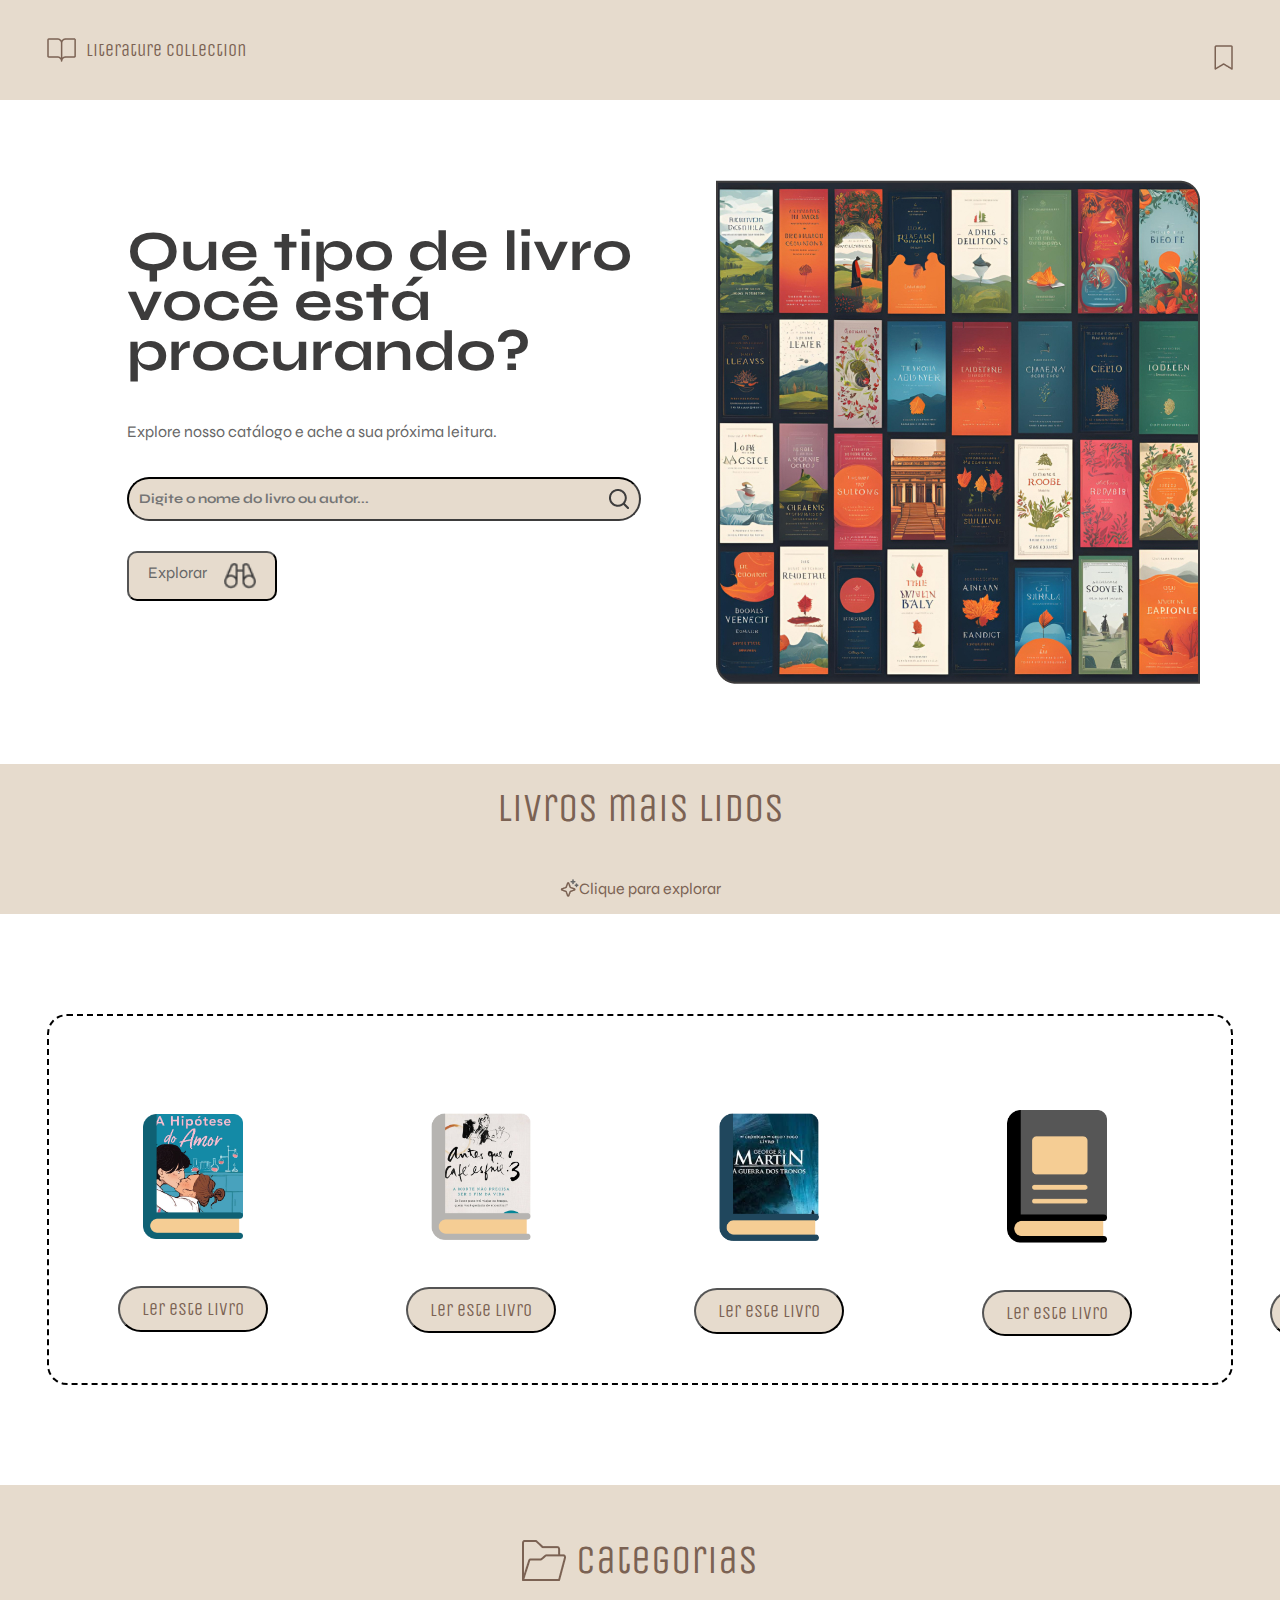
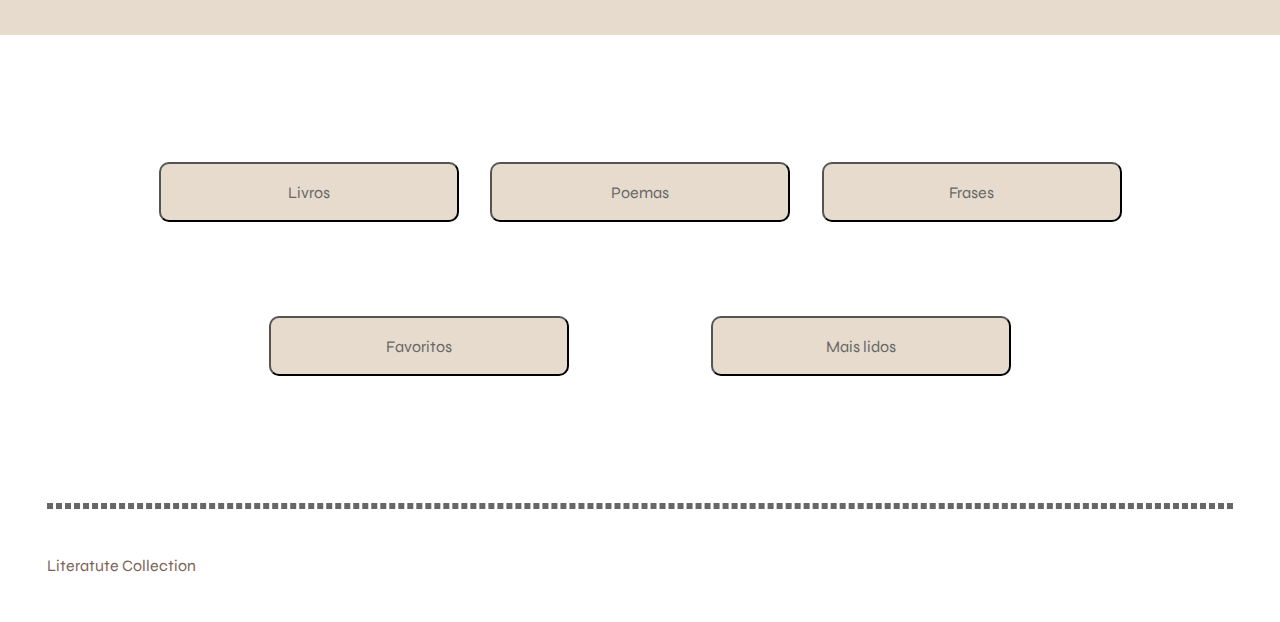
<file: index.html>
<!DOCTYPE html>
<html lang="pt-br">

<head>
    <meta charset="UTF-8">
    <meta name="viewport" content="width=device-width, initial-scale=1.0">
    <title>Primeira Aula</title>
    <link rel="stylesheet" href="style.css">
</head>

<body>
    <nav>
        <div class="nav">
            <img src="assets/images/BookOpen.png" alt="logo">
            <h1>literature collection</h1>
        </div>
        <div id="img_favorite"><img src="assets/images/BOOKMARK_SIMPLE.png" alt="favorite"></div>
    </nav>
    <section>
        <div id="pesquisa">
            <h1>Que tipo de livro você está procurando?</h1>
            <p id="paragrafo">Explore nosso catálogo e ache a sua próxima leitura.
            </p>
            <input type="text" placeholder="Digite o nome do livro ou autor..." class="icon-input">
            <a href=#>
                <button id="button-explore">
                    <p>Explorar</p>
                    <img src="assets/images/Binoculars.png" alt="Binoculars">
                </button>
            </a>
        </div>
        <img src="assets/images/Rectangle 9.jpg" alt="imagem">
    </section>
    <main>
        <center>
            <div id="title-main">
                <h1>Livros mais lidos</h1>
                <div id="explorar">
                    <img src="assets/images/Sparkle.png" alt="curiosidades">
                    <a href="#">
                        <h3>Clique para explorar</h3>
                    </a>
                </div>
            </div>
            <div id="maincontainer">
                <div class="column">
                    <div class="container"><img src="assets/images/livro-hipotese-do-amor.png" alt="book"></div>
                    <a href='secondpage.html' target="_self">
                        <button class="button">
                            <p>Ler este livro</p>
                        </button>
                    </a>
                </div>
                <div class="column">
                    <div class="container"><img src="assets/images/livro_cafe.png" alt="book2"></div>
                    <a href="#">
                        <button class="button">
                            <p>Ler este livro</p>
                        </button>
                    </a>
                </div>
                <div class="column">
                    <div class="container"><img src="assets/images/martin.png" alt="book"></div>
                    <a href="#">
                        <button class="button">
                            <p>Ler este livro</p>
                        </button>
                    </a>
                </div>
                <div class="column">
                    <div class="container"><img src="assets/images/book.png" alt="book2"></div>
                    <a href="#">
                        <button class="button">
                            <p>Ler este livro</p>
                        </button>
                    </a>
                </div>
                <div class="column">
                    <div class="container"><img src="assets/images/book.png" alt="book"></div>
                    <a href="#">
                        <button class="button">
                            <p>Ler este livro</p>
                        </button>
                    </a>
                </div>
            </div>
        </center>
        <section id="title-categorias">
            <div id="title">
                <img id="img-folder" src="assets/images/FOLDER_NOTCH_OPEN.png" alt="folder">
                <h1>
                    Categorias
                </h1>
            </div>
        </section>
        <section id="buttons-categoria">
            <div id="buttons-row-one">
                <button>
                    <p>Livros</p>
                </button>
                <button>
                    <p>Poemas</p>
                </button>
                <button>
                    <p>Frases</p>
                </button>
            </div>
            <div id="buttons-row-two">
                <button>
                    <p>Favoritos</p>
                </button>
                <button>
                    <p>Mais lidos</p>
                </button>
            </div>
        </section>
        <footer id="footer">
            <div id="border-footer"></div>
            <div id="footer-redes">
                <h3>Literatute Collection</h3>
            </div>
        </footer>
    </main>
</body>

</html>
</file>
<file: style.css>
@import url('https://fonts.googleapis.com/css2?family=Unica+One&display=swap');
@import url('https://fonts.googleapis.com/css2?family=Syne:wght@400..800&display=swap');

* {
    margin: 0;
    padding: 0;
}

nav {
    display: flex;
    flex-direction: row;
    justify-content: space-between;
    align-items: center;
    background-color: #E6DBCD;
    height: 100px;
    margin-bottom: 50px;
}

.nav {
    display: flex;
    flex-direction: row;
}

.nav h1 {
    font-family: "Unica One", sans-serif;
    font-size: 18px;
    color: #7B6253;
    font-weight: 500;
}

.nav img {
    max-width: 100px;
    padding-right: 10px;
}

#img_favorite {
    padding-top: 15px;
}

section {
    display: flex;
    flex-direction: row;
    justify-content: space-around;
    margin: 80px;
    line-height: 50px;
}

section h1 {
    font-family: "Syne", sans-serif;
    font-size: 57px;
    color: #3D3C3C;
    padding-bottom: 30px;
}

section p {
    font-size: 16px;
    font-family: "Syne", sans-serif;
    color: #676767;
}

#pesquisa {
    display: flex;
    flex-direction: column;
    padding-bottom: 20px;
    align-items: start;
}

#paragrafo {
    padding-bottom: 20px;
}

input {
    font-family: "Syne", sans-serif;
    margin-bottom: 30px;
    color: black;
    font-weight: bolder;
    background-color: #E6DBCD;
    width: 500px;
    height: 40px;
    border-radius: 40px;
    border-color: #3D3C3C;
    padding-left: 10px;
}

.icon-input {
    background-image: url(assets/images/MAGNIFYING_GLASS.png);
    background-repeat: no-repeat;
    background-position: calc(100% - 10px) center;
}


#pesquisa button {
    font-family: "Syne", sans-serif;
    border-radius: 10px;
    height: 50px;
}

#pesquisa button:hover {
    background-color: #e8e1db;
    animation-duration: 2s;
}

#button-explore {
    display: flex;
    flex-direction: row;
    justify-content: space-around;
    cursor: pointer;
}

main h1 {
    font-family: "Unica One", sans-serif;
    color: #7B6253;
    font-weight: 400;
    font-size: 40px;
}

h3 {
    font-family: "Syne", sans-serif;
    color: #7B6253;
    font-size: 16px;
    font-weight: 200;
}

a {
    text-decoration: none;
}

a h3:hover {
    color: #8b7b71;
}

#title-main {
    display: flex;
    flex-direction: column;
    justify-content: center;
    background-color: #E6DBCD;
    margin: 0;
    max-height: 150px;
    margin-bottom: 100px;
}

#title-main h1 {
    padding-top: 50px;
}

#explorar {
    display: flex;
    flex-direction: row;
    justify-content: center;
}

main {
    align-items: center;
    margin: 20;
}

div {
    display: flex;
    flex-direction: row;
    height: 200;
    width: 800;
    margin: 47px;
    align-items: center;

}

#maincontainer {
    display: flex;
    flex-direction: row;
    justify-content: space-evenly;
    border: 2px dashed black;
    border-radius: 20px;
}


.container img {
    max-width: 100px;
}

.column {
    display: flex;
    flex-direction: column;
}

button {
    background-color: #E6DBCD;
    color: #7B6253;
    border-radius: 30px;
    width: 150px;
    text-align: center;
    padding: 10px;
    cursor: pointer;
}

.button:hover {
    background-color: #e8e1db;
    animation-duration: 2s;
}



p {
    font-family: "Unica One", sans-serif;
    font-size: 18px;
}

#title-categorias {
    display: flex;
    flex-direction: row;
    justify-content: center;
    background-color: #E6DBCD;
    margin: 0;
    max-height: 150px;
    margin-top: 100px;
}

#title-categorias img {
    padding-bottom: 30px;
    padding-right: 10px;
}

#title-categorias div {
    padding-top: 30px;
}

#buttons-categoria {
    display: flex;
    flex-direction: column;
}

#buttons-categoria button {
    height: 60px;
    width: 300px;
    border-radius: 10px;
    font-family: "Syne", sans-serif;
    font-weight: 400;
}

#buttons-categoria button:hover {
    background-color: #e8e1db;
    animation-duration: 2s;
}

#buttons-row-one {
    display: flex;
    flex-direction: row;
    justify-content: space-evenly;
}

#buttons-row-two {
    display: flex;
    flex-direction: row;
    justify-content: space-evenly;
}

#border-footer {
    border-style: dashed;
    border-color: #676767;
}

#footer-redes h3 {
    font-family: "Syne", sans-serif;
    
}
</file>
